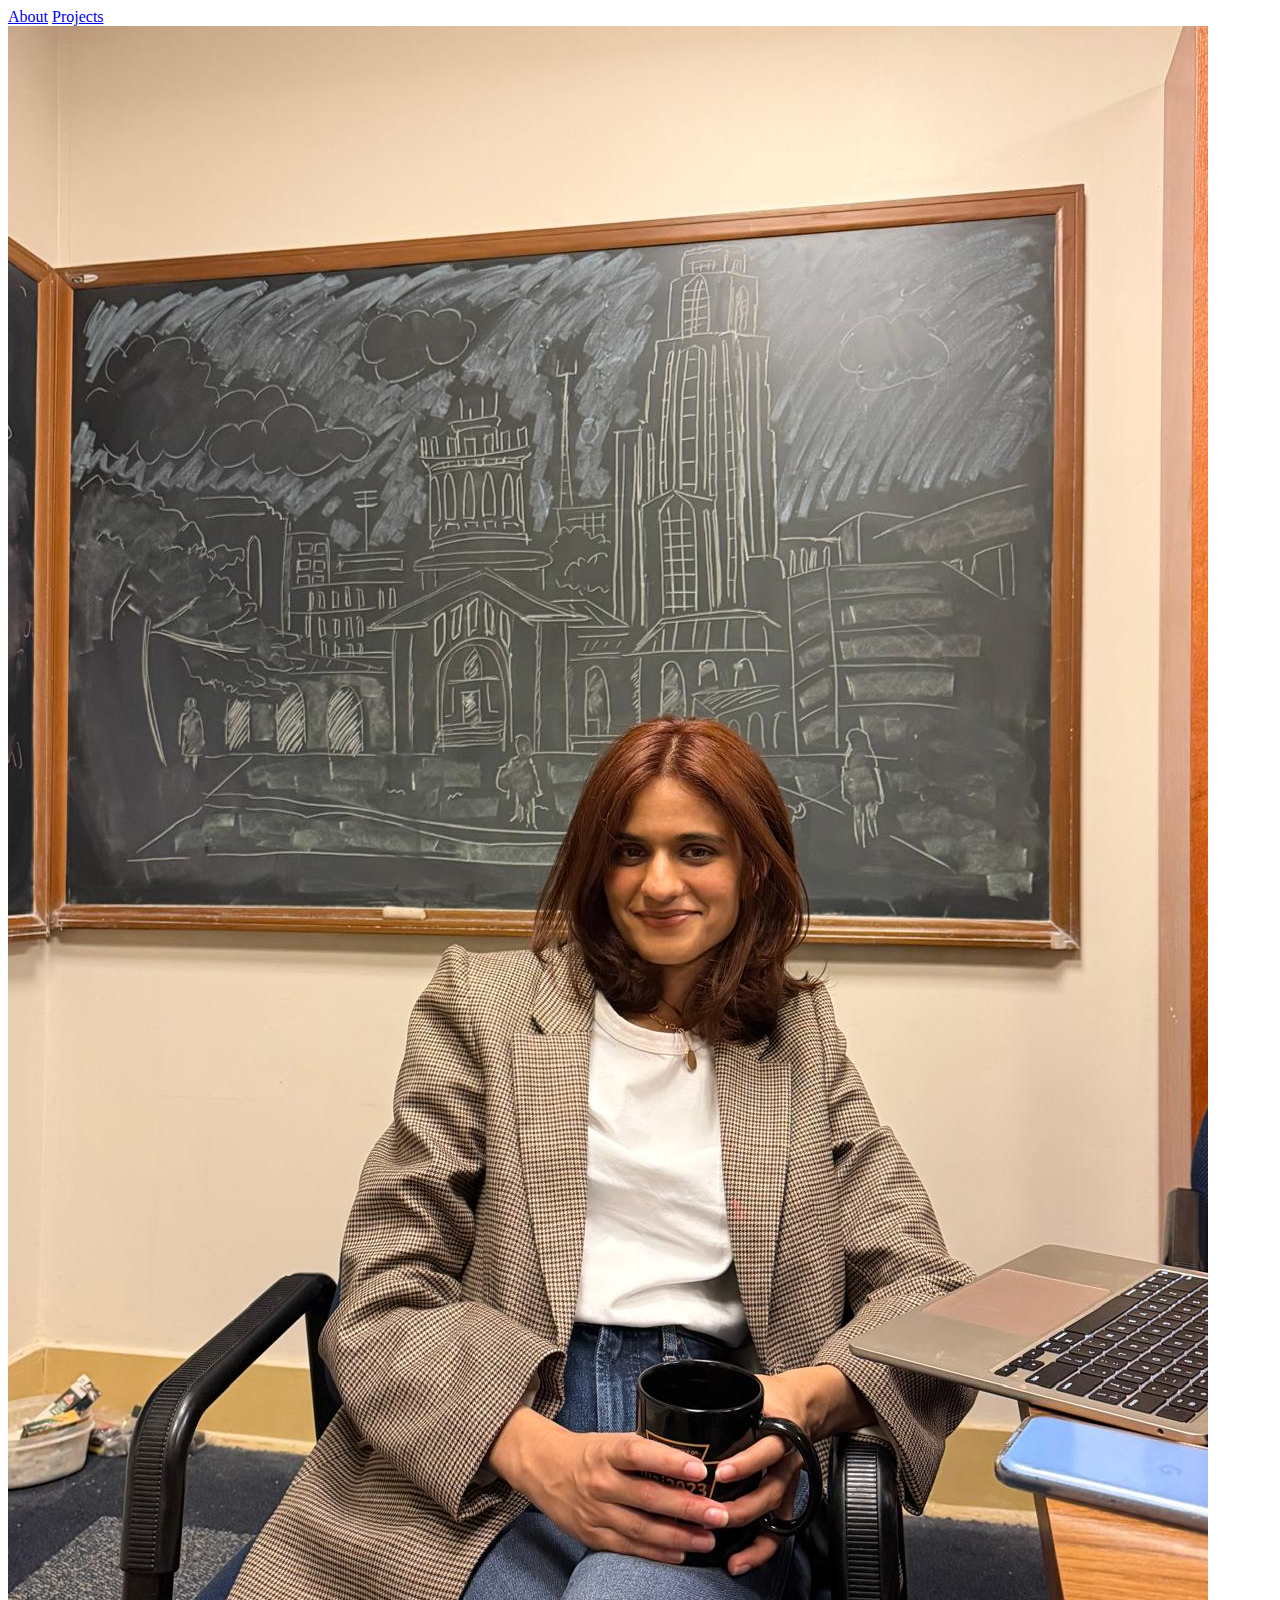
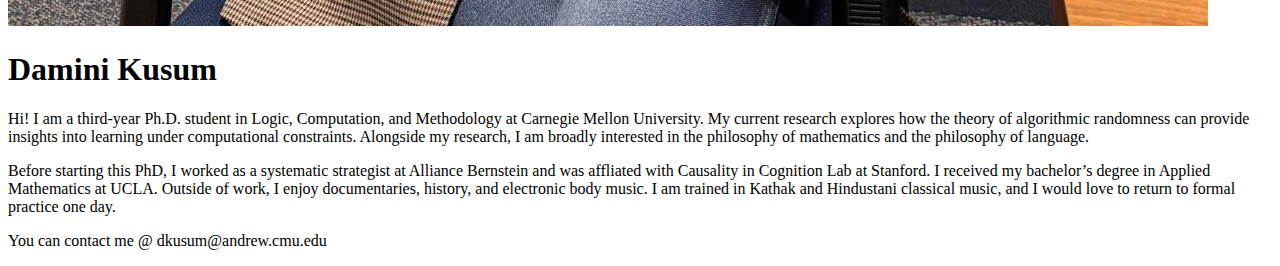
<file: index.html>
<!DOCTYPE html>
<html lang="en">
<head>
  <meta charset="UTF-8" />
  <meta name="viewport" content="width=device-width, initial-scale=1.0" />
  <title>Damini Kusum</title>

  <!-- IMPORTANT: cache-bust so you see updates immediately -->
  <link rel="stylesheet" href="style.css?v=10">
</head>

<body class="page-about">
  <nav class="nav">
  <div class="nav-inner">
    <a href="index.html" class="nav-link active">About</a>
    <a href="projects.html" class="nav-link">Projects</a>
  </div>
</nav>

  <header class="hero">
    <div class="hero-box">
      <div class="hero-image">
        <img src="github.jpeg" alt="Portrait of Damini Kusum">
      </div>

      
      <div class="hero-text">
        <h1>Damini Kusum</h1>
        <p>
          Hi! I am a third-year Ph.D. student in Logic, Computation, and Methodology at Carnegie Mellon University. My current research explores how the theory of algorithmic randomness can provide insights into learning under computational constraints. Alongside my research, I am broadly interested in the philosophy of mathematics and the philosophy of language.</p> 
        
        <p>Before starting this PhD, I worked as a systematic strategist at Alliance Bernstein and was affliated with Causality in Cognition Lab at Stanford. I received my bachelor’s degree in Applied Mathematics at UCLA. Outside of work, I enjoy documentaries, history, and electronic body music. I am trained in Kathak and Hindustani classical music, and I would love to return to formal practice one day. </p>

        <p> You can contact me @ dkusum@andrew.cmu.edu </p>
      </div>

    
    </div>
  </header>

  

  
</body>
</html>
</file>
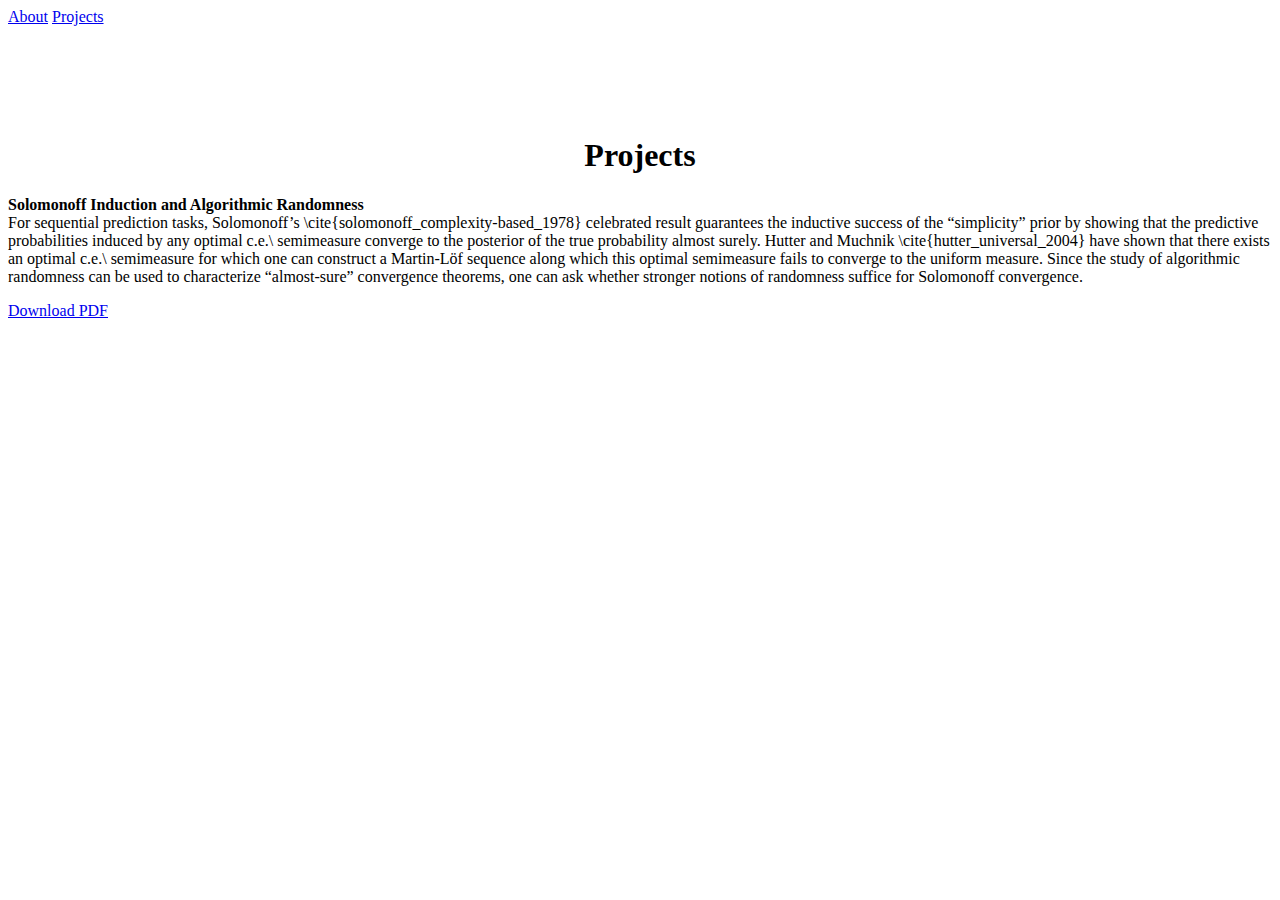
<file: projects.html>
<!DOCTYPE html>
<html lang="en">
<head>
  <meta charset="UTF-8" />
  <meta name="viewport" content="width=device-width, initial-scale=1.0" />
  <title>Projects – Damini Kusum</title>
  <link rel="stylesheet" href="style.css?v=11">
</head>

<body>

  <nav class="nav">
  <div class="nav-inner">
    <a href="index.html" class="nav-link active">About</a>
    <a href="projects.html" class="nav-link">Projects</a>
  </div>
</nav>


  <main style="padding-top: 10vh;">
    <section class="content">
      <h1 style="text-align:center;">Projects</h1>

      <p>
        <strong>Solomonoff Induction and Algorithmic Randomness</strong><br>
        For sequential prediction tasks, Solomonoff’s \cite{solomonoff_complexity-based_1978} celebrated result guarantees the inductive success of the “simplicity” prior by showing that the predictive probabilities induced by any optimal c.e.\ semimeasure converge to the posterior of the true probability almost surely. Hutter and Muchnik \cite{hutter_universal_2004} have shown that there exists an optimal c.e.\ semimeasure for which one can construct a Martin-Löf sequence along which this optimal semimeasure fails to converge to the uniform measure. Since the study of algorithmic randomness can be used to characterize “almost-sure” convergence theorems, one can ask whether stronger notions of randomness suffice for Solomonoff convergence.
        
      </p>

      <p>
      <a href="thesispdf.pdf" target="_blank">
        Download PDF
      </a>
     </p>

    </section>
  </main>

</body>
</html>
</file>
<file: style.css>

</file>
